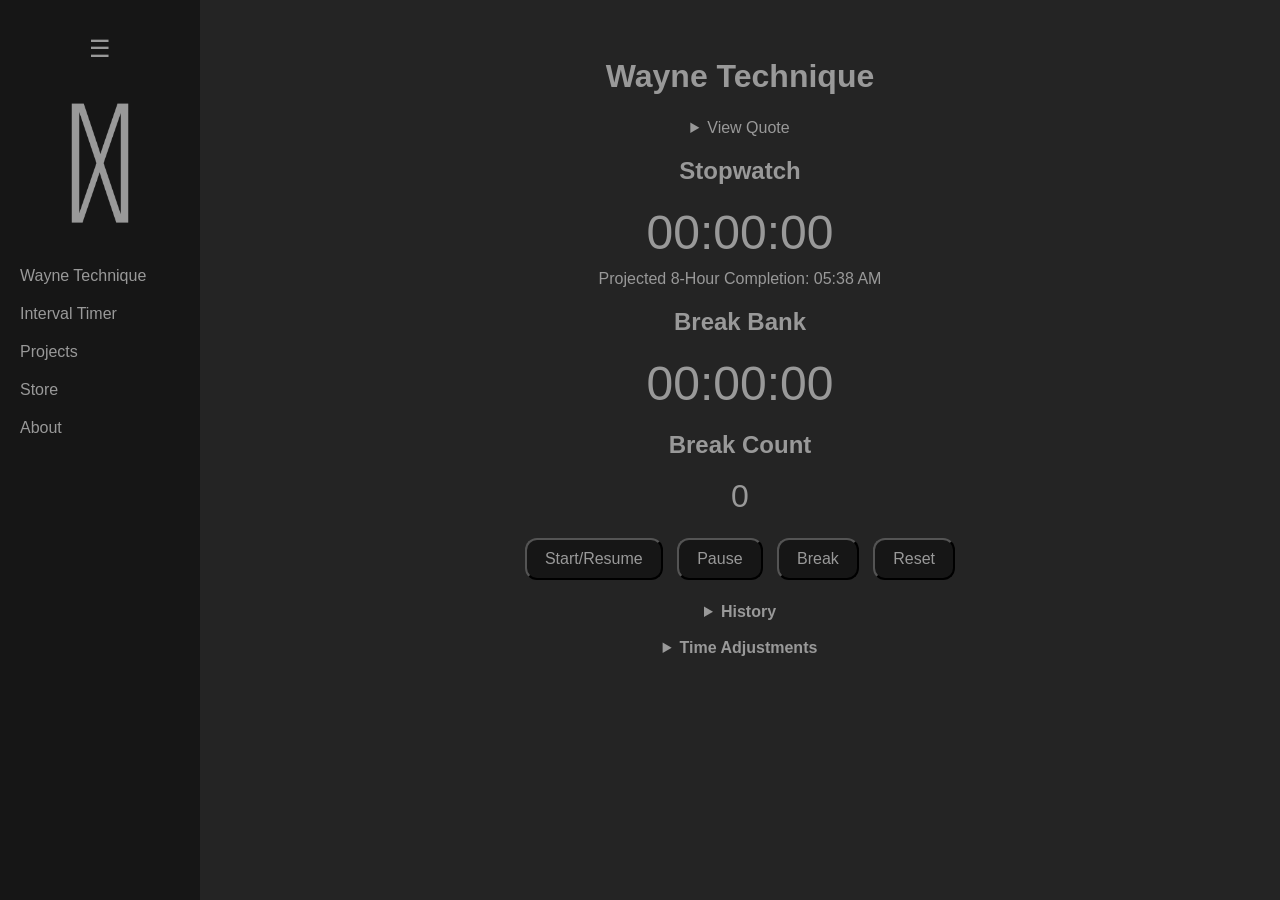
<file: index.html>
<!DOCTYPE html>
<html lang="en">
<head>
	<meta charset="UTF-8">
	<meta name="viewport" content="width=device-width, initial-scale=1.0">
	<title>Made By Wayne</title>
	<link rel="icon" type="image/png" href="logo_icon.png">
	<link rel="stylesheet" href="style.css">
</head>
<body>

<div class="sidebar" id="sidebar">

    <button class="sidebar-toggle" onclick="toggleSidebar()">☰</button>

    <a href="index.html" class="sidebar-logo">
        <img src="logo.png" alt="Made by Wayne">
    </a>

    <a href="index.html" class="sidebar-link">Wayne Technique</a>
    <a href="interval.html" class="sidebar-link">Interval Timer</a>
    <a href="projects.html" class="sidebar-link">Projects</a>
    <a href="store.html" class="sidebar-link">Store</a>
    <a href="about.html" class="sidebar-link">About</a>

</div>

<div class="page-content">
    <div class="container">

        <h1>Wayne Technique</h1>
<details>
	<summary>View Quote</summary>
	<h2>"Webster’s dictionary defines wedding as 'the fusing of two metals with a hot torch.' 
<br>Well, you know something? 
<br>I think you guys are two medals. Gold medals."
<br>-Michael Scott
<br>-Wayne</h2>
</details>

        <h2>Stopwatch</h2>
        <div id="t1" class="timer">00:00:00</div>

        <div id="projectedFinish">Projected 8-Hour Completion: --</div>

        <h2>Break Bank</h2>
        <div id="t2" class="timer">00:00:00</div>

        <h2>Break Count</h2>
        <div id="breakCount" class="small">0</div>
        <br>

        <button onclick="startTimers()">Start/Resume</button>
        <button onclick="pauseTimers()">Pause</button>
        <button onclick="breakMode()">Break</button>
        <button onclick="resetTimers()">Reset</button>
	
	<br><br>
        <details>
	<hr>
            <summary><strong>History</strong></summary>

            <h2>Break History</h2>
            <div id="breakHistory" class="history-box">
                No breaks recorded.
            </div>
	    <br><br>

            <button onclick="saveDay()">End Day</button>

            <h2>Daily History</h2>
            <div id="dailyHistory" class="history-box">
                No days recorded.
            </div>
	    <br>
            <button onclick="resetDailyHistory()">Reset Daily History</button>
        </details>

        <br>
	<details>
	<hr>
            <summary><strong>Time Adjustments</strong></summary>

	    <h2>Starting Time</h2>

	    <label>What time did you start working?</label><br>
	    <input type="time" id="startTime">

	    <br><br>

	    <button onclick="applyStartingTime()">Apply Starting Time</button>

	    <br><br>

        </details>

    </div>
</div>

    <script>
        // =====================================================
        // Variables
        // =====================================================

        let normal = 0;
        let slow = 0;
        let breakCount = 0;
        let last = null;
        let mode = 'paused';

        let breakStartTime = null;
        let breakHistory = [];
        let dailyHistory = [];

        let lastBeepMilestone = 0;
        let bankEmptyAlertPlayed = false;

	const beepSound = new Audio("beep1.mp3");
	const tripleBeepSound = new Audio("beep3.mp3");

	beepSound.preload = "auto";
	tripleBeepSound.preload = "auto";

function saveState() {

    localStorage.setItem(
        'pomodoroTimerState',
        JSON.stringify({
            normal,
            slow,
            breakCount,
            breakHistory,
            dailyHistory
        })
    );
}

function toggleSidebar() {
	document.getElementById("sidebar").classList.toggle("collapsed");
}

function loadState() {

    const saved = localStorage.getItem('pomodoroTimerState');

    if (!saved) return;

    try {

        const state = JSON.parse(saved);

        normal = state.normal || 0;
        slow = state.slow || 0;
        breakCount = state.breakCount || 0;
        breakHistory = state.breakHistory || [];
        dailyHistory = state.dailyHistory || [];

        document.getElementById('breakCount').textContent = breakCount;

        updateBreakHistory();
        updateDailyHistory();

    } catch (error) {

        console.error("Could not load saved timer state:", error);

        localStorage.removeItem('pomodoroTimerState');
    }
}

function fmt(ms) {

    ms = Math.max(0, ms);

    const sTotal = Math.floor(ms / 1000);
    const h = Math.floor(sTotal / 3600);
    const m = Math.floor((sTotal % 3600) / 60);
    const s = sTotal % 60;

    return (
        String(h).padStart(2, '0') +
        ':' +
        String(m).padStart(2, '0') +
        ':' +
        String(s).padStart(2, '0')
    );
}

function updateProjection() {

    const target = 8 * 60 * 60 * 1000; // 8 hours

    if (normal >= target) {
        document.getElementById('projectedFinish').textContent =
            '8 Hours Reached';
        return;
    }

    const remaining = target - normal;

    const projectedDate = new Date(Date.now() + remaining);

    const timeString = projectedDate.toLocaleTimeString([], {
        hour: '2-digit',
        minute: '2-digit'
    });

    document.getElementById('projectedFinish').textContent =
        'Projected 8-Hour Completion: ' + timeString;
}

function startTimers() {

    if (mode === 'break') {
        logBreak();
    }

    last = performance.now();
    mode = 'running';
}


function pauseTimers(){

    if (mode === 'break') {
	logBreak();
    }

    mode='paused';
    last=null;

    saveState();
}

function breakMode() {

    if (mode !== 'break') {

        breakCount++;

        document.getElementById(
            'breakCount'
        ).textContent = breakCount;

        breakStartTime = Date.now();

        saveState();
    }

    last = performance.now();
    mode = 'break';
}

function playBeep() {

    beepSound.currentTime = 0;
    beepSound.play();
}

function playTripleBeep() {

    tripleBeepSound.currentTime = 0;
    tripleBeepSound.play();
}

function logBreak() {

    if (breakStartTime === null) return;

    const breakEndTime = Date.now();

    const duration =
        breakEndTime - breakStartTime;

    const startTime =
        new Date(breakStartTime).toLocaleTimeString([], {
            hour: '2-digit',
            minute: '2-digit'
        });

    const endTime =
        new Date(breakEndTime).toLocaleTimeString([], {
            hour: '2-digit',
            minute: '2-digit'
        });

    breakHistory.push({
        number: breakCount,
        start: startTime,
        end: endTime,
        duration: fmt(duration)
    });

    updateBreakHistory();

    saveState();

    breakStartTime = null;
}

function updateBreakHistory() {

    const container =
        document.getElementById("breakHistory");

    if (breakHistory.length === 0) {
        container.innerHTML =
            "No breaks recorded.";
        return;
    }

    container.innerHTML =
        breakHistory
            .map(item =>
                 "Break #" + item.number +
                 " | " + item.start +
                 " - " + item.end +
                 " | " + item.duration
            )
            .join("<br>");
}

function saveDay() {

    const today = new Date().toLocaleDateString();

    const entry = {
        date: today,
        workTime: fmt(normal),
        bankTime: fmt(slow),
        breaks: breakCount
    };

    dailyHistory.push(entry);

    updateDailyHistory();

    resetTimers();

    saveState();
}

function updateDailyHistory() {

    const container =
        document.getElementById("dailyHistory");

    if (dailyHistory.length === 0) {
        container.innerHTML = "No days recorded.";
        return;
    }

    container.innerHTML =
        dailyHistory
            .map(day =>
                day.date +
                " | Work: " + day.workTime +
                " | Breaks: " + day.breaks +
                " | Bank: " + day.bankTime
            )
            .join("<br>");
}

function resetDailyHistory() {

    if (!confirm("Clear all daily history?")) {
        return;
    }

    dailyHistory = [];

    updateDailyHistory();

    saveState();
}

function applyStartingTime() {

	const timeInput =
	document.getElementById('startTime').value;

	if (!timeInput) {

		alert("Please enter a starting time.");
		return;
	}

	const [hours, minutes] = timeInput.split(':').map(Number);

	const now = new Date();

	const start = new Date();
	start.setHours(hours, minutes, 0, 0);

	if (start > now) {
		alert("Starting time cannot be in the future.");
		return;
	}

	const elapsed = now - start;

	normal = elapsed;

	slow = elapsed / 5;

	document.getElementById('t1').textContent = fmt(normal);
	document.getElementById('t2').textContent = fmt(slow);

	bankEmptyAlertPlayed = (slow <= 0);

	lastBeepMilestone = Math.floor(slow / (5 * 60 * 1000));

	last = performance.now();
	mode = 'running';

	saveState();
}

function resetTimers() {

    normal = 0;
    slow = 0;
    breakCount = 0;
    breakHistory = [];
    lastBeepMilestone = 0;
    bankEmptyAlertPlayed = false;

    mode = 'paused';
    last = null;
    breakStartTime = null;

    document.getElementById('breakCount').textContent = '0';

    updateBreakHistory();
}

function showNotification(title, message) {

    	if (Notification.permission === "granted") {

		new Notification(title, {
			body: message,
			icon: "timer_icon.png"
		});

	} else if (Notification.permission !== "denied") {

	Notification.requestPermission();
	}
}


function update(){

	if(last!==null) {

		const now=performance.now();
		const d=now-last;

		if(mode==='running'){

			normal += d;
			slow += d/5;

			if(slow > 0) {

				bankEmptyAlertPlayed = false;
			}
		}

	else if(mode==='break') {

		normal += d;
		slow = Math.max(0, slow - d);

		if(slow <= 0 && !bankEmptyAlertPlayed) {

			bankEmptyAlertPlayed = true;

			slow = 0;

			logBreak();

			playTripleBeep();

			showNotification(
				"Break Bank Empty",
				"Your break bank has been depleted."
			);

			document.title = "⚠️ Break Bank Empty";

			mode = 'paused';
			last = null;
		}
	}

	if(last!==null) {

		last=now;
	}
}

document.getElementById('t1').textContent=fmt(normal);
document.getElementById('t2').textContent=fmt(slow);
const currentMilestone = Math.floor(slow / (5 * 60 * 1000));

if (currentMilestone > lastBeepMilestone && currentMilestone > 0) {

	playBeep();
	lastBeepMilestone = currentMilestone;
}

updateProjection();
}

setInterval(saveState, 5000);
window.addEventListener('beforeunload', saveState);

if ("Notification" in window) {

	Notification.requestPermission();
}

loadState();
updateProjection();
setInterval (update, 250);

</script>
</body>
</html>
</file>
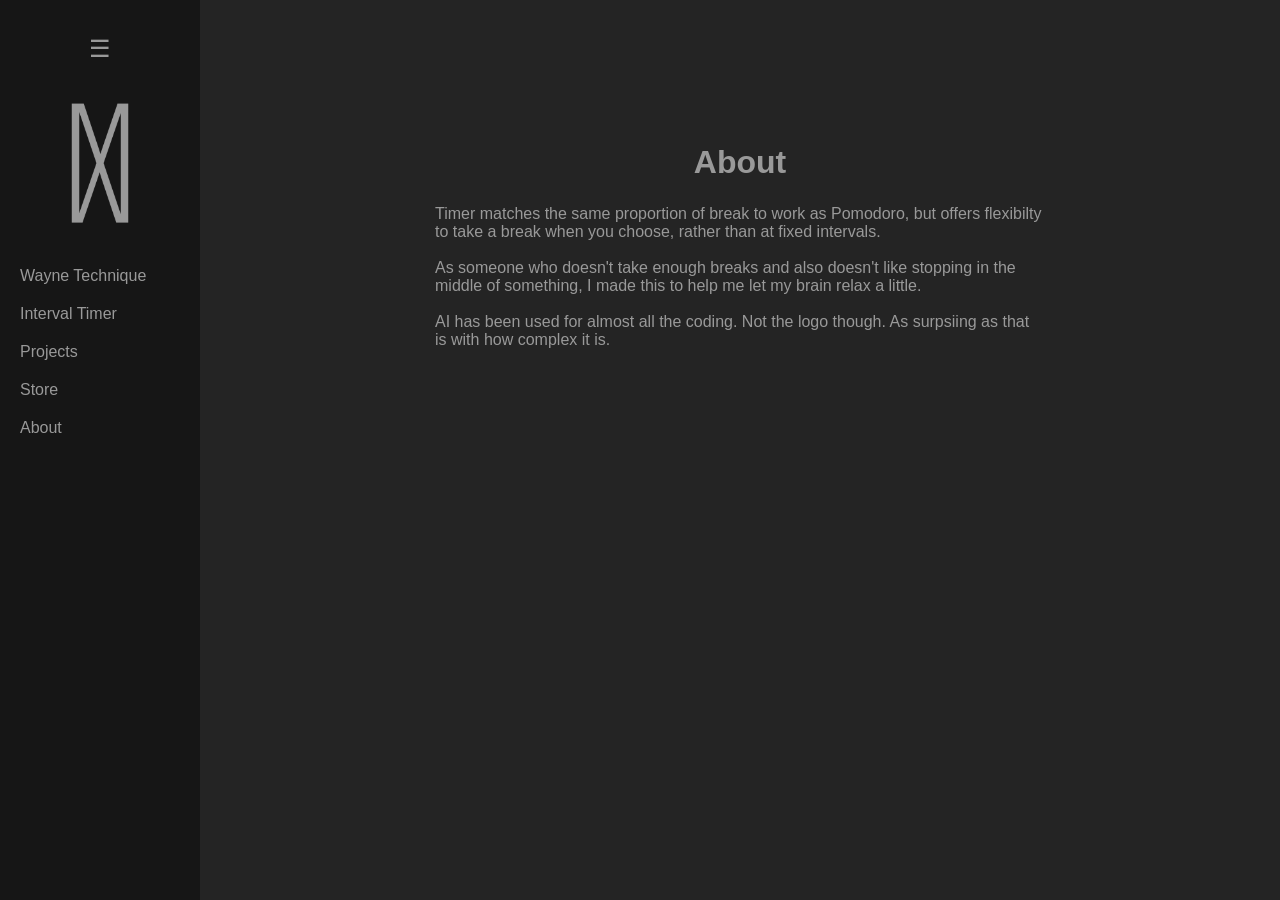
<file: about.html>
<!DOCTYPE html>
<html lang="en">
<head>
	<meta charset="UTF-8">
	<meta name="viewport" content="width=device-width, initial-scale=1.0">
	<title>Made By Wayne</title>
	<link rel="icon" type="image/png" href="logo_icon.png">
	<link rel="stylesheet" href="style.css">
</head>
<body>

<div class="sidebar" id="sidebar">

    <button class="sidebar-toggle" onclick="toggleSidebar()">☰</button>

    <a href="index.html" class="sidebar-logo">
        <img src="logo.png" alt="Made by Wayne">
    </a>

    <a href="index.html" class="sidebar-link">Wayne Technique</a>
    <a href="interval.html" class="sidebar-link">Interval Timer</a>
    <a href="projects.html" class="sidebar-link">Projects</a>
    <a href="store.html" class="sidebar-link">Store</a>
    <a href="about.html" class="sidebar-link">About</a>

</div>

<div class="page-content">
    <div class="container-left">

        <h1>About</h1>

<p>
Timer matches the same proportion of break to work as Pomodoro, but offers flexibilty to take a break when you choose, rather than at fixed intervals. 

<br><br>

As someone who doesn't take enough breaks and also doesn't like stopping in the middle of something, I made this to help me let my brain relax a little.

<br><br>

AI has been used for almost all the coding. Not the logo though. As surpsiing as that is with how complex it is.

</p>
	
        <br>

    </div>
</div>

</style>
</head>
<body>

<script>

function toggleSidebar() {
	document.getElementById("sidebar").classList.toggle("collapsed");
}

</script>
</body>
</html>
</file>
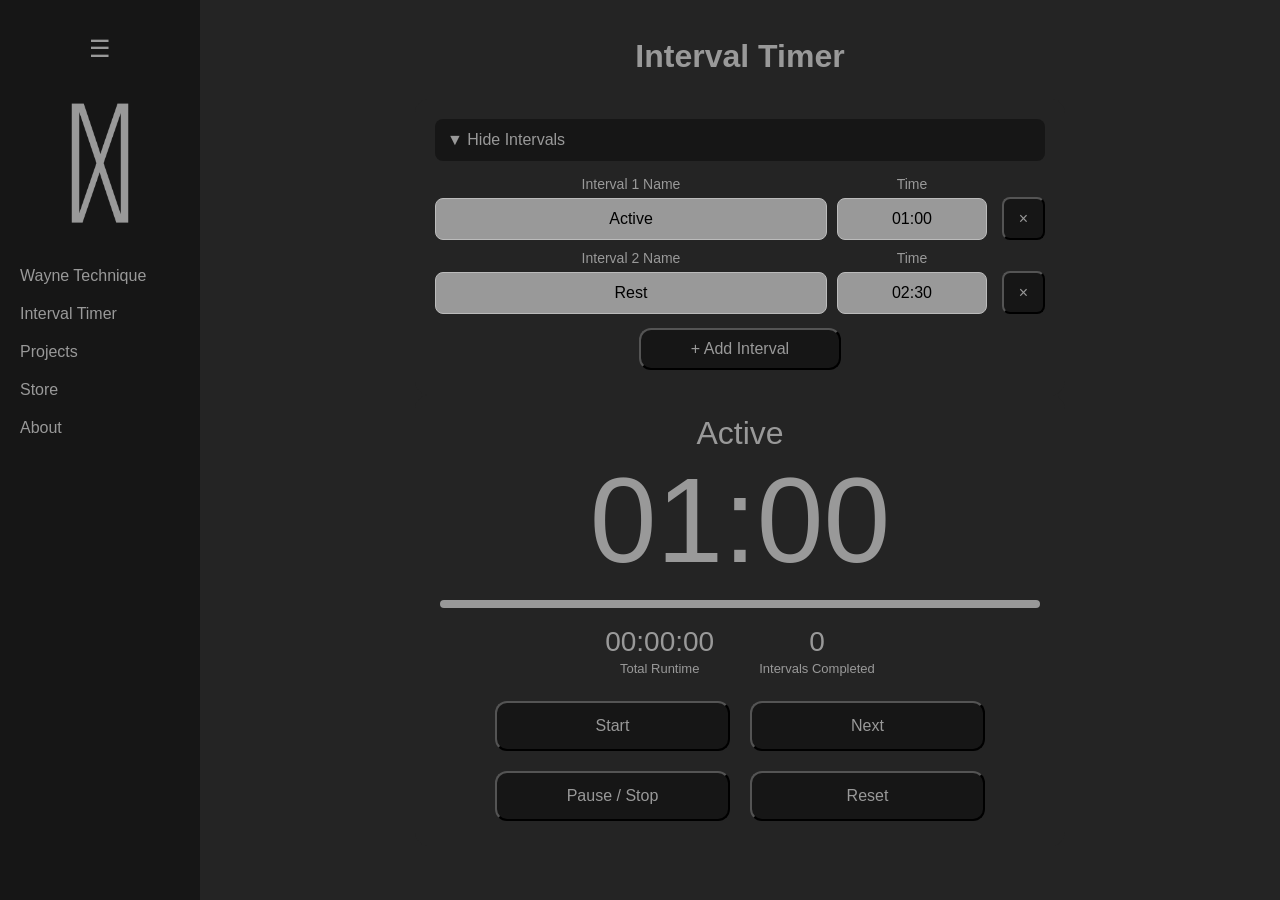
<file: interval.html>
<!DOCTYPE html>
<html lang="en">
<head>
	<meta charset="UTF-8">
	<meta name="viewport" content="width=device-width, initial-scale=1.0">
	<title>Made By Wayne</title>
	<link rel="icon" type="image/png" href="logo_icon.png">
	<link rel="stylesheet" href="style.css">

</head>
<body>

<div class="sidebar" id="sidebar">

    <button class="sidebar-toggle" onclick="toggleSidebar()">☰</button>

    <a href="index.html" class="sidebar-logo">
        <img src="logo.png" alt="Made by Wayne">
    </a>

    <a href="index.html" class="sidebar-link">Wayne Technique</a>
    <a href="interval.html" class="sidebar-link">Interval Timer</a>
    <a href="projects.html" class="sidebar-link">Projects</a>
    <a href="store.html" class="sidebar-link">Store</a>
    <a href="about.html" class="sidebar-link">About</a>

</div>


<div class="page-content">
    <h1>Interval Timer</h1>

    <div class="panel">
<button class="collapse-btn" id="toggleInputsBtn" type="button"
        aria-expanded="true" aria-controls="intervalInputs">
    ▼ Hide Intervals
</button>

<div id="intervalInputs">
    <div id="intervalList"></div>
    <button class="add-btn" id="addIntervalBtn" type="button">
        + Add Interval
    </button>
</div>

    </div>

    <div class="panel timer-panel">
        <div class="current-name" id="currentName">Ready</div>

        <div class="main-timer" id="mainTimer">05:00</div>

        <div class="progress">
            <div class="progress-bar" id="progressBar"></div>
        </div>

        <div class="stats">
            <div>
                <div class="stat-value" id="totalRuntime">00:00</div>
                <div class="stat-label">Total Runtime</div>
            </div>

            <div>
                <div class="stat-value" id="intervalCount">0</div>
                <div class="stat-label">Intervals Completed</div>
            </div>
        </div>

        <div class="controls">
            <button class="start-btn" id="startBtn" type="button">Start</button>
            <button class="next-btn" id="nextBtn" type="button">Next</button>
            <button class="pause-btn" id="pauseBtn" type="button">Pause / Stop</button>
            <button class="reset-btn" id="resetBtn" type="button">Reset</button>
        </div>

    </div>

</div>

<script>

    function toggleSidebar() {
	document.getElementById("sidebar").classList.toggle("collapsed");
    }

(() => {
    const intervalList = document.getElementById("intervalList");
    const addIntervalBtn = document.getElementById("addIntervalBtn");

    const currentName = document.getElementById("currentName");
    const mainTimer = document.getElementById("mainTimer");
    const totalRuntime = document.getElementById("totalRuntime");
    const intervalCount = document.getElementById("intervalCount");
    const progressBar = document.getElementById("progressBar");

    const startBtn = document.getElementById("startBtn");
    const nextBtn = document.getElementById("nextBtn");
    const pauseBtn = document.getElementById("pauseBtn");
    const resetBtn = document.getElementById("resetBtn");

    const beepSound = new Audio("beep1.mp3");
    beepSound.preload = "auto";

    let intervals = [
        { name: "Active", seconds: 60 },
        { name: "Rest", seconds: 150 }
    ];

    let currentIndex = 0;
    let remaining = intervals[0].seconds;
    let totalElapsed = 0;
    let completedIntervals = 0;

    let running = false;
    let lastTimestamp = null;
    let animationFrame = null;

    const toggleInputsBtn = document.getElementById("toggleInputsBtn");
    const intervalInputs = document.getElementById("intervalInputs");

    toggleInputsBtn.addEventListener("click", () => {
    const isExpanded = toggleInputsBtn.getAttribute("aria-expanded") === "true";

    intervalInputs.hidden = isExpanded;
    toggleInputsBtn.setAttribute("aria-expanded", String(!isExpanded));
    toggleInputsBtn.textContent = isExpanded
        ? "▶ Show Intervals"
        : "▼ Hide Intervals";
});

    function formatTime(seconds, showHours = false) {
        seconds = Math.max(0, seconds);

        const wholeSeconds = Math.floor(seconds);
        const hours = Math.floor(wholeSeconds / 3600);
        const minutes = Math.floor((wholeSeconds % 3600) / 60);
        const secs = wholeSeconds % 60;

        if (showHours || hours > 0) {
            return (
                String(hours).padStart(2, "0") + ":" +
                String(minutes).padStart(2, "0") + ":" +
                String(secs).padStart(2, "0")
            );
        }

        return (
            String(minutes).padStart(2, "0") + ":" +
            String(secs).padStart(2, "0")
        );
    }

    function formatInputValue(seconds) {
        const mins = Math.floor(seconds / 60);
        const secs = seconds % 60;
        return `${String(mins).padStart(2, "0")}:${String(secs).padStart(2, "0")}`;
    }

    function parseDuration(value) {
        value = value.trim();

        if (!value) return 0;

        // Accept MM:SS or HH:MM:SS
        if (value.includes(":")) {
            const parts = value.split(":").map(Number);

            if (parts.some(Number.isNaN)) return 0;

            if (parts.length === 2) {
                return Math.max(0, parts[0] * 60 + parts[1]);
            }

            if (parts.length === 3) {
                return Math.max(0, parts[0] * 3600 + parts[1] * 60 + parts[2]);
            }

            return 0;
        }

        // A plain number is treated as seconds.
        const seconds = Number(value);
        return Number.isFinite(seconds) ? Math.max(0, seconds) : 0;
    }

    function renderIntervalInputs() {
        intervalList.innerHTML = "";

        intervals.forEach((interval, index) => {
            const row = document.createElement("div");
            row.className = "interval-row";

            const nameDiv = document.createElement("div");
            const nameLabel = document.createElement("label");
            nameLabel.textContent = `Interval ${index + 1} Name`;

            const nameInput = document.createElement("input");
            nameInput.type = "text";
            nameInput.value = interval.name;
            nameInput.placeholder = "e.g. Jog, Pushups, Rest";
            nameInput.dataset.index = index;
            nameInput.dataset.type = "name";

            nameDiv.appendChild(nameLabel);
            nameDiv.appendChild(nameInput);

            const durationDiv = document.createElement("div");
            const durationLabel = document.createElement("label");
            durationLabel.textContent = "Time";

            const durationInput = document.createElement("input");
            durationInput.type = "text";
            durationInput.inputMode = "numeric";
            durationInput.value = formatInputValue(interval.seconds);
            durationInput.placeholder = "MM:SS";
            durationInput.dataset.index = index;
            durationInput.dataset.type = "duration";

            durationDiv.appendChild(durationLabel);
            durationDiv.appendChild(durationInput);

            const removeBtn = document.createElement("button");
            removeBtn.className = "remove-btn";
            removeBtn.type = "button";
            removeBtn.textContent = "×";
            removeBtn.title = "Remove interval";
            removeBtn.dataset.index = index;

            row.appendChild(nameDiv);
            row.appendChild(durationDiv);
            row.appendChild(removeBtn);

            intervalList.appendChild(row);
        });
    }

    function readIntervalInputs() {
        const rows = intervalList.querySelectorAll(".interval-row");

        rows.forEach((row, index) => {
            const nameInput = row.querySelector('[data-type="name"]');
            const durationInput = row.querySelector('[data-type="duration"]');

            intervals[index].name = nameInput.value.trim() || `Interval ${index + 1}`;
            intervals[index].seconds = parseDuration(durationInput.value);
        });
    }

    function updateDisplay() {
        if (!intervals.length) {
            currentName.textContent = "No intervals";
            mainTimer.textContent = "00:00";
            position.textContent = "Add an interval to begin";
            progressBar.style.width = "0%";
            return;
        }

        const current = intervals[currentIndex];

        currentName.textContent = current.name;
        mainTimer.textContent = formatTime(remaining);
        totalRuntime.textContent = formatTime(totalElapsed, true);
        intervalCount.textContent = completedIntervals;

        const duration = Math.max(1, current.seconds);
        const percent = Math.max(0, Math.min(100, (remaining / duration) * 100));
        progressBar.style.width = percent + "%";

        startBtn.textContent = running ? "Running..." : (totalElapsed > 0 ? "Resume" : "Start");
        startBtn.disabled = running;
    }

    function resetTimerState() {
        stopAnimation();

        readIntervalInputs();

        currentIndex = 0;
        remaining = intervals.length ? intervals[0].seconds : 0;
        totalElapsed = 0;
        completedIntervals = 0;
        running = false;
        lastTimestamp = null;

        updateDisplay();
    }

    function stopAnimation() {
        if (animationFrame !== null) {
            cancelAnimationFrame(animationFrame);
            animationFrame = null;
        }
    }

function beep(times = 1) {
    for (let i = 0; i < times; i++) {
        setTimeout(() => {
            beepSound.currentTime = 0;

            beepSound.play().catch(error => {
                console.warn("Unable to play MP3:", error);
            });
        }, i * 250);
    }
}

    function goToNextInterval() {
        if (!intervals.length) return;

        if (currentIndex < intervals.length - 1) {
            completedIntervals++;
            currentIndex++;
            remaining = intervals[currentIndex].seconds;
            beep(1);
        } else {
            // The final interval has finished.
            completedIntervals++;
            running = false;
            stopAnimation();
            remaining = 0;
            lastTimestamp = null;
            beep(3);
        }

        updateDisplay();
    }

    function finishCurrentInterval() {
        if (currentIndex < intervals.length - 1) {
            completedIntervals++;
            currentIndex++;
            remaining = intervals[currentIndex].seconds;
            beep(1);
        } else {
            completedIntervals++;
            remaining = 0;
            running = false;
            stopAnimation();
            lastTimestamp = null;
            beep(3);
        }
    }

    function tick(timestamp) {
        if (!running) return;

        if (lastTimestamp === null) {
            lastTimestamp = timestamp;
        }

        const delta = (timestamp - lastTimestamp) / 1000;
        lastTimestamp = timestamp;

        totalElapsed += delta;
        remaining -= delta;

        while (remaining <= 0 && running) {
            const overflow = -remaining;

            if (currentIndex < intervals.length - 1) {
                completedIntervals++;
                currentIndex++;
                beep(1);

                remaining = intervals[currentIndex].seconds - overflow;

                // Prevent a zero-length interval from getting stuck.
                if (intervals[currentIndex].seconds <= 0) {
                    remaining = -overflow;
                    continue;
                }
            } else {
                completedIntervals++;
                beep(3);

                // Automatically start the interval sequence over.
                currentIndex = 0;
                remaining = intervals[0].seconds;

                // Keep the total runtime and completed-interval count running
                // so they represent the entire continuous session.
                if (intervals[0].seconds <= 0) {
                    running = false;
                    remaining = 0;
                    break;
                }
            }
        }

        updateDisplay();

        if (running) {
            animationFrame = requestAnimationFrame(tick);
        } else {
            animationFrame = null;
        }
    }

    function startTimer() {
        if (!intervals.length || running) return;

        readIntervalInputs();

        // Keep the currently selected interval in sync with edited inputs.
        if (remaining <= 0) {
            remaining = intervals[currentIndex].seconds;
        }

        if (intervals[currentIndex].seconds <= 0) {
            alert("Please give the current interval a duration greater than zero.");
            return;
        }

        // If the user changed a duration while paused, use the new value.
        if (totalElapsed === 0 && currentIndex === 0) {
            remaining = intervals[0].seconds;
        }

        running = true;
        lastTimestamp = null;
        beep(1);

        animationFrame = requestAnimationFrame(tick);
        updateDisplay();
    }

    function pauseTimer() {
        running = false;
        stopAnimation();
        lastTimestamp = null;
        updateDisplay();
    }

    function nextTimer() {
        if (!intervals.length) return;

        readIntervalInputs();

        if (currentIndex < intervals.length - 1) {
            completedIntervals++;
            currentIndex++;
            remaining = intervals[currentIndex].seconds;
            beep(1);
        } else {
            // Next on the last interval loops directly back to the first.
            completedIntervals++;
            currentIndex = 0;
            remaining = intervals[0].seconds;
            beep(1);

            // If the timer was already running, keep it running.
            // If it was paused, it remains paused.
        }

        updateDisplay();
    }

    addIntervalBtn.addEventListener("click", () => {
        readIntervalInputs();

        intervals.push({
            name: `Interval ${intervals.length + 1}`,
            seconds: 60
        });

        renderIntervalInputs();
        updateDisplay();
    });

    intervalList.addEventListener("click", (event) => {
        const button = event.target.closest(".remove-btn");
        if (!button) return;

        if (intervals.length <= 1) {
            alert("You need at least one interval.");
            return;
        }

        const index = Number(button.dataset.index);

        readIntervalInputs();
        intervals.splice(index, 1);

        if (currentIndex >= intervals.length) {
            currentIndex = intervals.length - 1;
        }

        remaining = intervals[currentIndex].seconds;

        renderIntervalInputs();
        updateDisplay();
    });

    intervalList.addEventListener("change", () => {
        readIntervalInputs();

        if (!running) {
            remaining = intervals[currentIndex].seconds;
            updateDisplay();
        }
    });

    startBtn.addEventListener("click", startTimer);
    pauseBtn.addEventListener("click", pauseTimer);
    nextBtn.addEventListener("click", nextTimer);
    resetBtn.addEventListener("click", resetTimerState);

    // Prevent accidental form-like behavior if this file is later embedded in a form.
    document.addEventListener("keydown", (event) => {
        if (event.code === "Space" &&
            event.target.tagName !== "INPUT" &&
            event.target.tagName !== "TEXTAREA") {
            event.preventDefault();

            if (running) {
                pauseTimer();
            } else {
                startTimer();
            }
        }
    });

    renderIntervalInputs();
    updateDisplay();
})();
</script>

</body>
</html>
</file>
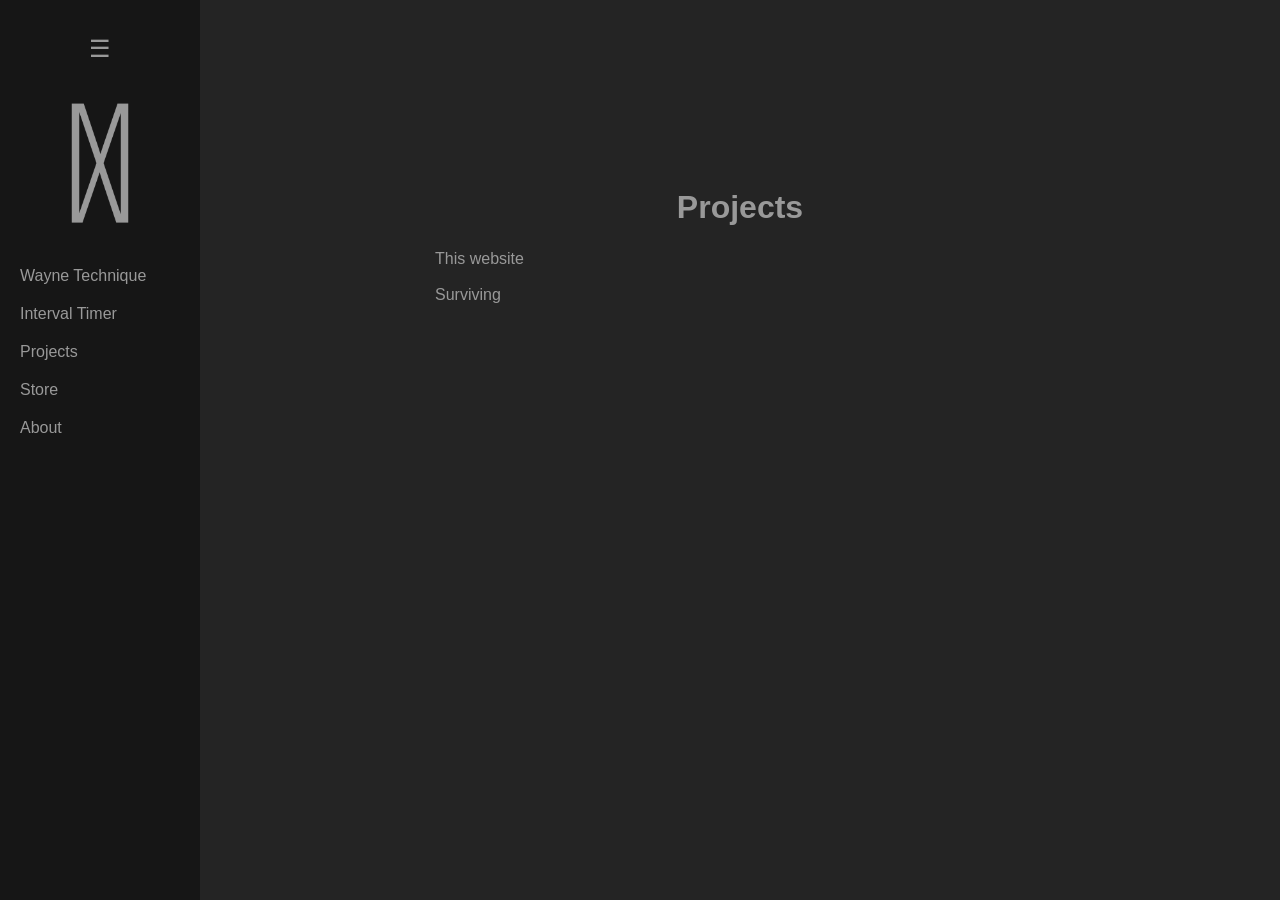
<file: projects.html>
<!DOCTYPE html>
<html lang="en">
<head>
	<meta charset="UTF-8">
	<meta name="viewport" content="width=device-width, initial-scale=1.0">
	<title>Made By Wayne</title>
	<link rel="icon" type="image/png" href="logo_icon.png">
	<link rel="stylesheet" href="style.css">
</head>
<body>

<div class="sidebar" id="sidebar">

    <button class="sidebar-toggle" onclick="toggleSidebar()">☰</button>

    <a href="index.html" class="sidebar-logo">
        <img src="logo.png" alt="Made by Wayne">
    </a>

    <a href="index.html" class="sidebar-link">Wayne Technique</a>
    <a href="interval.html" class="sidebar-link">Interval Timer</a>
    <a href="projects.html" class="sidebar-link">Projects</a>
    <a href="store.html" class="sidebar-link">Store</a>
    <a href="about.html" class="sidebar-link">About</a>

</div>

<div class="page-content">
    <div class="container-left">

        <h1>Projects</h1>

<p>
This website
<br><br>
Surviving
<br><br>

</p>

    </div>
</div>

</style>
</head>
<body>

<script>

function toggleSidebar() {
	document.getElementById("sidebar").classList.toggle("collapsed");
}

</script>
</body>
</html>
</file>
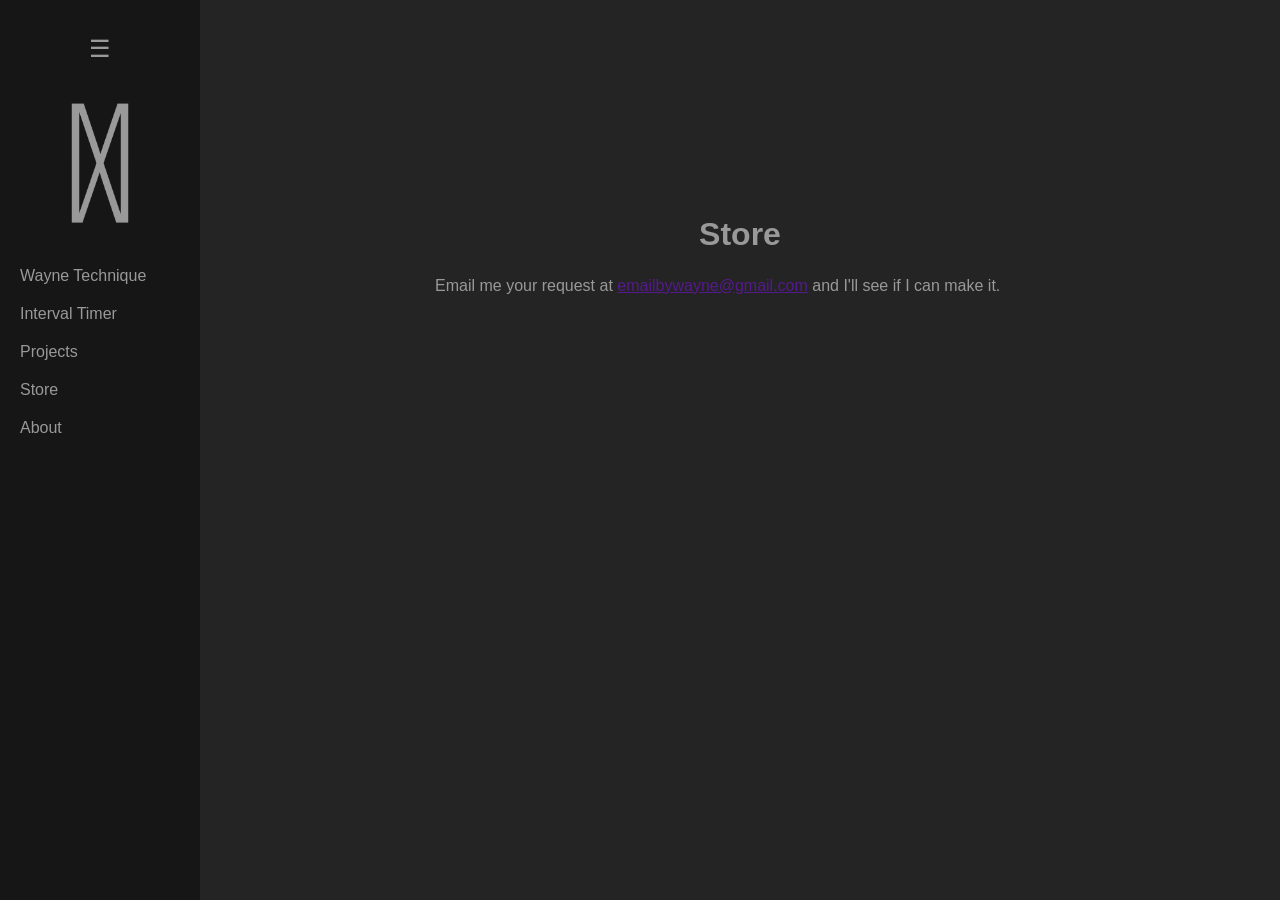
<file: store.html>
<!DOCTYPE html>
<html lang="en">
<head>
	<meta charset="UTF-8">
	<meta name="viewport" content="width=device-width, initial-scale=1.0">
	<title>Made By Wayne</title>
	<link rel="icon" type="image/png" href="logo_icon.png">
	<link rel="stylesheet" href="style.css">
</head>
<body>

<div class="sidebar" id="sidebar">

    <button class="sidebar-toggle" onclick="toggleSidebar()">☰</button>

    <a href="index.html" class="sidebar-logo">
        <img src="logo.png" alt="Made by Wayne">
    </a>

    <a href="index.html" class="sidebar-link">Wayne Technique</a>
    <a href="interval.html" class="sidebar-link">Interval Timer</a>
    <a href="projects.html" class="sidebar-link">Projects</a>
    <a href="store.html" class="sidebar-link">Store</a>
    <a href="about.html" class="sidebar-link">About</a>

</div>

<div class="page-content">
    <div class="container-left">

<h1>Store</h1>

<p>Email me your request at <a href=""emailbywayne@gmail.com"">emailbywayne@gmail.com</a> and I'll see if I can make it.</p>

    </div>
</div>

    <script>

function toggleSidebar() {
	document.getElementById("sidebar").classList.toggle("collapsed");
}

</script>
</body>
</html>
</file>
<file: style.css>
body {
    font-family: Arial, sans-serif;
    background: #242424;
    color: #999999;
    padding: 30px;
    text-align: center;
}

.page-content {
    margin-left: 200px;
    min-height: 50vh;
    display: flex;
    flex-direction: column;
    align-items: center;
    justify-content: center;
}

.container {
    width: 100%;
    max-width: 650px;
    padding: 20px;
    box-sizing: border-box;
    text-align: center;
}

.container-left {
    width: 100%;
    max-width: 650px;
    padding: 20px;
    box-sizing: border-box;
    text-align: left;
}

.timer {
    font-size: 3rem;
    margin: 10px;
}

.small {
    font-size: 2rem;
}

button {
    background: #161616;
    color: #999999;
    padding: 10px 18px;
    margin: 5px;
    font-size: 1rem;
    cursor: pointer;
    border-radius: 12px;
}

.history-box {
    max-height: 200px;
    overflow-y: auto;
    padding: 10px;
    text-align: center;
}

.sidebar {
    position: fixed;
    left: 0;
    top: 0;
    width: 200px;
    height: 100vh;
    background: #161616;
    padding: 20px;
    box-sizing: border-box;
    transition: width 0.3s ease;
}

.sidebar-toggle {
    background: none;
    border: none;
    color: #999999;
    font-size: 24px;
    cursor: pointer;
    margin-bottom: 0px;
}

.sidebar a {
    display: block;
    color: #999999;
    text-decoration: none;
    padding: 10px 0;
    text-align: left;
}

.sidebar a:hover {
    color: white;
}

.sidebar-logo img {
    width: 100%;
    height: auto;
}

.sidebar.collapsed {
    width: 40px;
}

.sidebar.collapsed .sidebar-toggle {
    display: block;
    width: 28px;
    margin: 0 auto 0 -14px;
    padding: 6px 0;
    text-align: center;
    position: relative;
    top: 8px;
}

.sidebar.collapsed + .page-content {
    margin-left: 40px;
}

.sidebar.collapsed .sidebar-link {
    display: none;
}

.sidebar.collapsed .sidebar-logo {
    display: none;
}

.page {
	width: min(650px, 100%);
	margin: 0 auto;
}

h1 {
	text-align: center;
	margin: 0 0 24px;
    font-size: 32px;
}

.panel {
    width: 100%;
    max-width: 650px;
    box-sizing: border-box;
    background: #242424;
    border-radius: 14px;
    padding: 20px;
}

.interval-row {
        display: grid;
        grid-template-columns: 1fr 150px 48px;
        gap: 10px;
        align-items: end;
        margin-bottom: 10px;
}

label {
    display: block;
    font-size: 14px;
    margin-bottom: 6px;
}

input {
    width: 100%;
    box-sizing: border-box;
    border: 1px solid #bbb;
    border-radius: 8px;
    padding: 11px 10px;
    font-size: 16px;
    background: #999999;
    text-align: center;
}

input:focus {
    outline: 2px solid #bbb;
}

.remove-btn {
    height: 43px;
    padding: 4px;
    font-size: 16px;
    background: #161616;
	border-radius: 8px;
	margin: 5px 0px 0px 5px;
    }

.add-btn {
    width: 33%;
    background: #161616;
    margin-top: 4px;
}

.timer-panel {
    text-align: center;
}

.current-name {
    font-size: 32px;
    min-height: 29px;
    margin-top: 0px;
    margin-bottom: 8px;
}

.main-timer {
    font-size: clamp(64px, 16vw, 120px);
    line-height: 1;
    font-variant-numeric: tabular-nums;
    margin: 5px 0 20px;
}

.progress {
    height: 8px;
    background: #ddd;
    border-radius: 10px;
    overflow: hidden;
    margin: 0 auto 18px;
    max-width: 600px;
}

.progress-bar {
    height: 100%;
    width: 100%;
    background: #999999;
    transform-origin: left center;
}

.stats {
    display: flex;
    justify-content: center;
    gap: 45px;
    margin: 10px 0 20px;
    flex-wrap: wrap;
}

.stat-value {
    font-size: 28px;
    font-variant-numeric: tabular-nums;
}

.stat-label {
    font-size: 13px;
    color: #999999;
    margin-top: 3px;
}

.controls {
    display: grid;
    grid-template-columns: 1fr 1fr;
    gap: 10px;
    max-width: 500px;
    margin: 0 auto;
}

.controls button {
    min-height: 50px;
}

.position {
    color: #999999;
    font-size: 14px;
    margin-top: 12px;
}

@media (max-width: 650px) {
    .panel { padding: 16px; }
    .interval-row {
        grid-template-columns: 1fr 105px 42px;
    }
    .stats { gap: 25px; }
    .controls {
        grid-template-columns: 1fr 1fr;
    }
}

.collapse-btn {
    width: 100%;
    background: #161616;
    color: #999999;
    border: none;
    border-radius: 8px;
    padding: 12px;
    margin: 0 0 15px;
    cursor: pointer;
    text-align: left;
}

.collapse-btn:hover {
    color: white;
}

#intervalInputs[hidden] {
    display: none;
}
</file>
